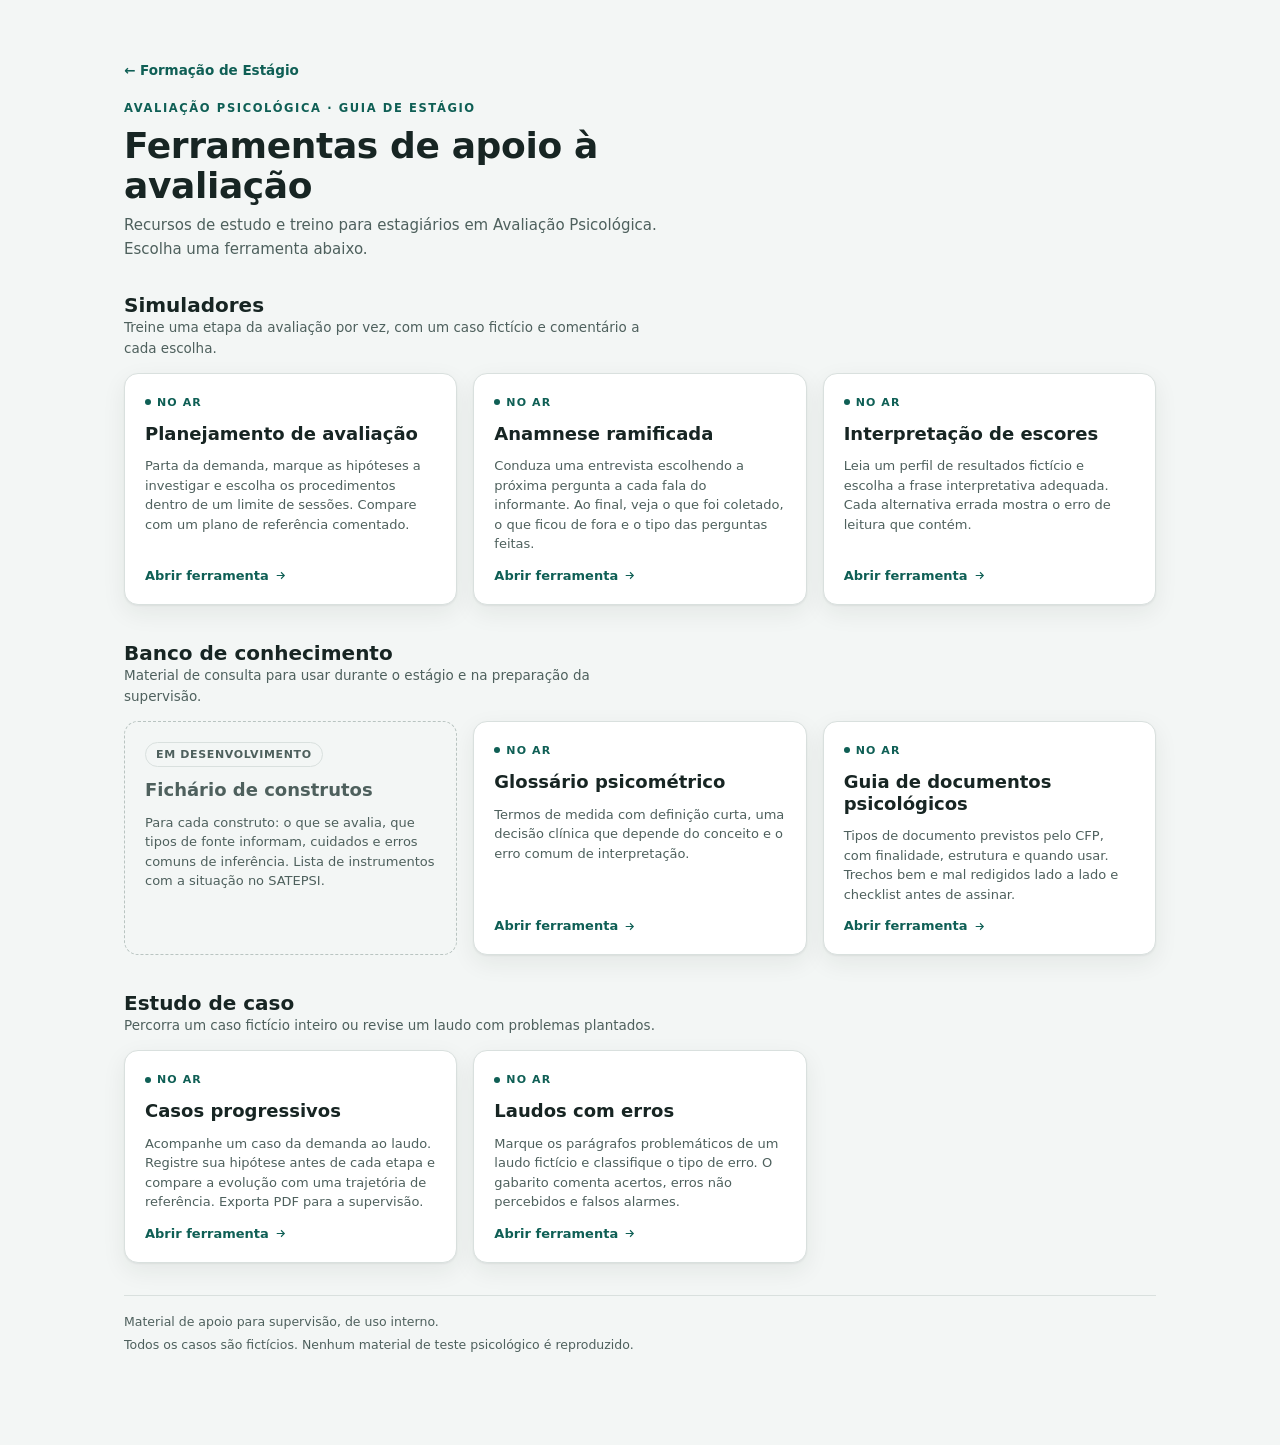
<file: index.html>
<!DOCTYPE html>
<html lang="pt-BR">
<head>
<meta charset="UTF-8">
<meta name="viewport" content="width=device-width, initial-scale=1.0">
<title>Ferramentas de Avaliação Psicológica</title>
<link rel="stylesheet" href="assets/css/base.css">
</head>
<body>
<a class="pular" href="#conteudo">Ir para o conteúdo</a>
<div class="app">
  <header id="cabecalho"></header>
  <main id="conteudo" aria-live="polite">
    <noscript><p class="aviso erro">Esta página precisa de JavaScript para carregar as ferramentas.</p></noscript>
  </main>
  <footer id="rodape"></footer>
</div>
<script src="assets/js/comum.js"></script>
<script src="assets/js/inicio.js"></script>
</body>
</html>
</file>
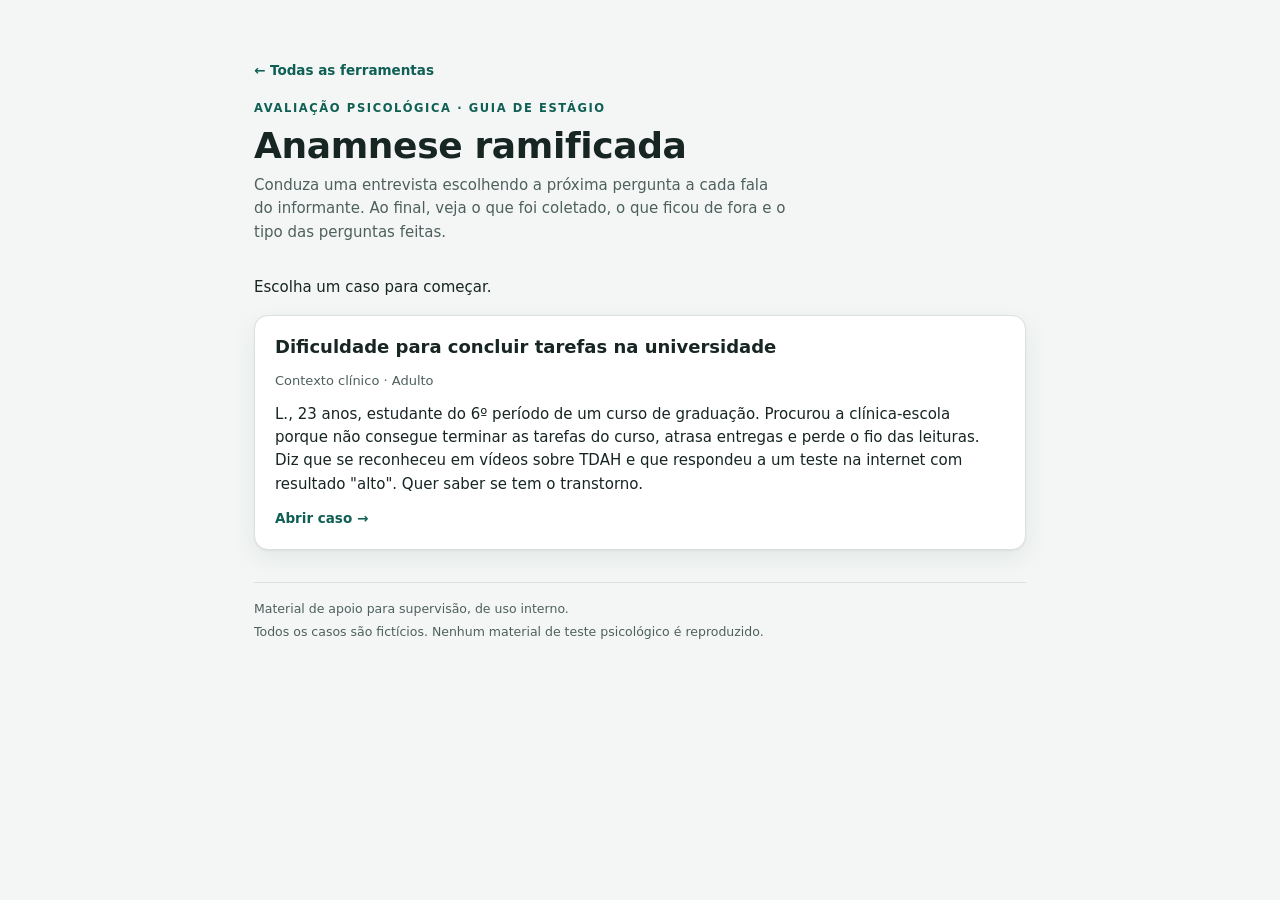
<file: ferramentas/anamnese.html>
<!DOCTYPE html>
<html lang="pt-BR">
<head>
<meta charset="UTF-8">
<meta name="viewport" content="width=device-width, initial-scale=1.0">
<title>Anamnese ramificada</title>
<link rel="stylesheet" href="../assets/css/base.css">
</head>
<body data-ferramenta="anamnese">
<a class="pular" href="#conteudo">Ir para o conteúdo</a>
<div class="app estreito">
  <header id="cabecalho"></header>
  <main id="conteudo">
    <noscript><p class="aviso erro">Esta página precisa de JavaScript para funcionar.</p></noscript>
  </main>
  <footer id="rodape"></footer>
</div>
<script src="../assets/js/comum.js"></script>
<script src="../assets/js/glossario-links.js"></script>
<script src="../assets/js/caso-comum.js"></script>
<script src="../assets/js/anamnese.js"></script>
</body>
</html>
</file>
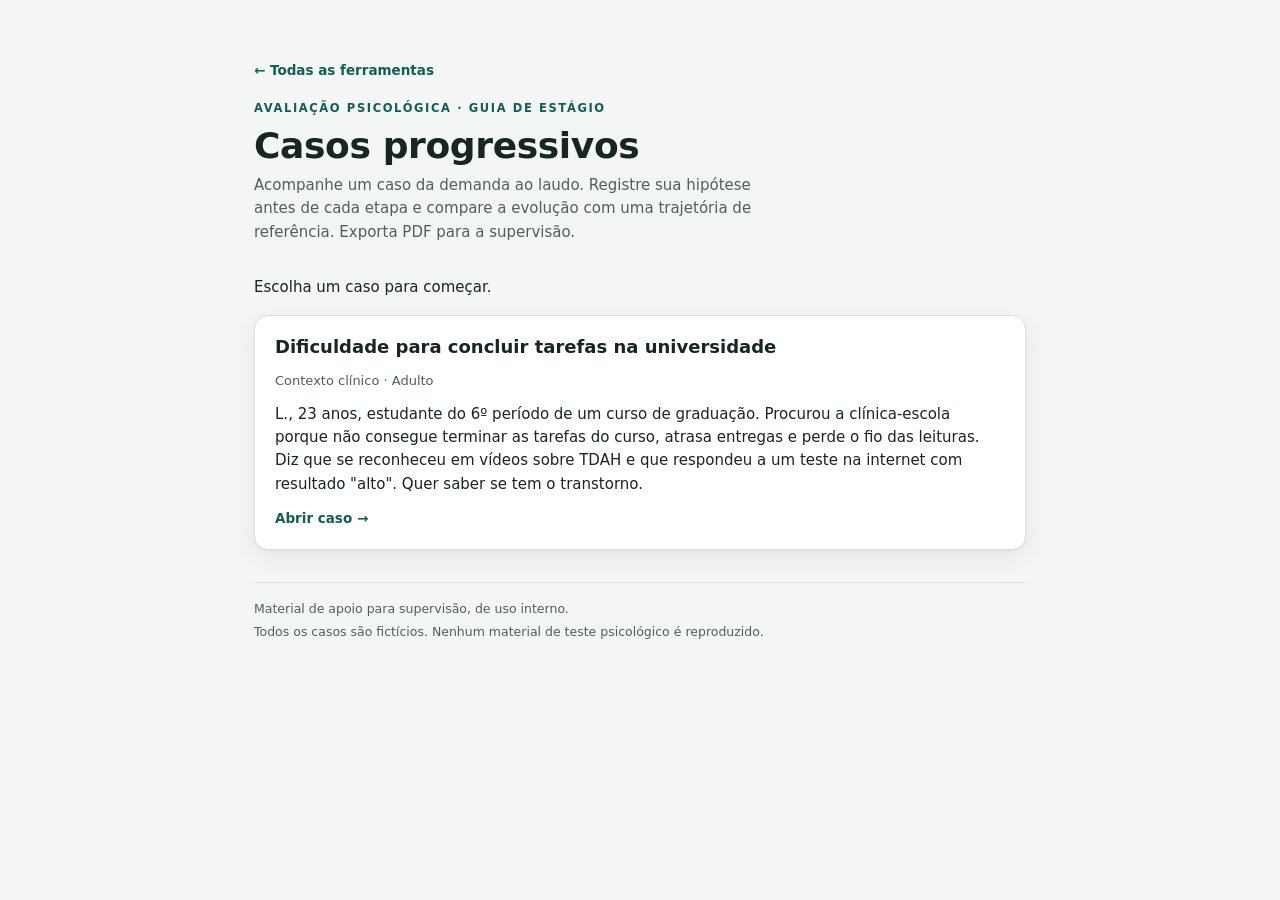
<file: ferramentas/caso.html>
<!DOCTYPE html>
<html lang="pt-BR">
<head>
<meta charset="UTF-8">
<meta name="viewport" content="width=device-width, initial-scale=1.0">
<title>Casos progressivos</title>
<link rel="stylesheet" href="../assets/css/base.css">
</head>
<body data-ferramenta="caso">
<a class="pular" href="#conteudo">Ir para o conteúdo</a>
<div class="app estreito">
  <header id="cabecalho"></header>
  <main id="conteudo">
    <noscript><p class="aviso erro">Esta página precisa de JavaScript para funcionar.</p></noscript>
  </main>
  <footer id="rodape"></footer>
</div>
<script src="../assets/js/comum.js"></script>
<script src="../assets/js/glossario-links.js"></script>
<script src="../assets/js/caso-comum.js"></script>
<script src="../assets/js/planejamento.js"></script>
<script src="../assets/js/anamnese.js"></script>
<script src="../assets/js/caso.js"></script>
</body>
</html>
</file>
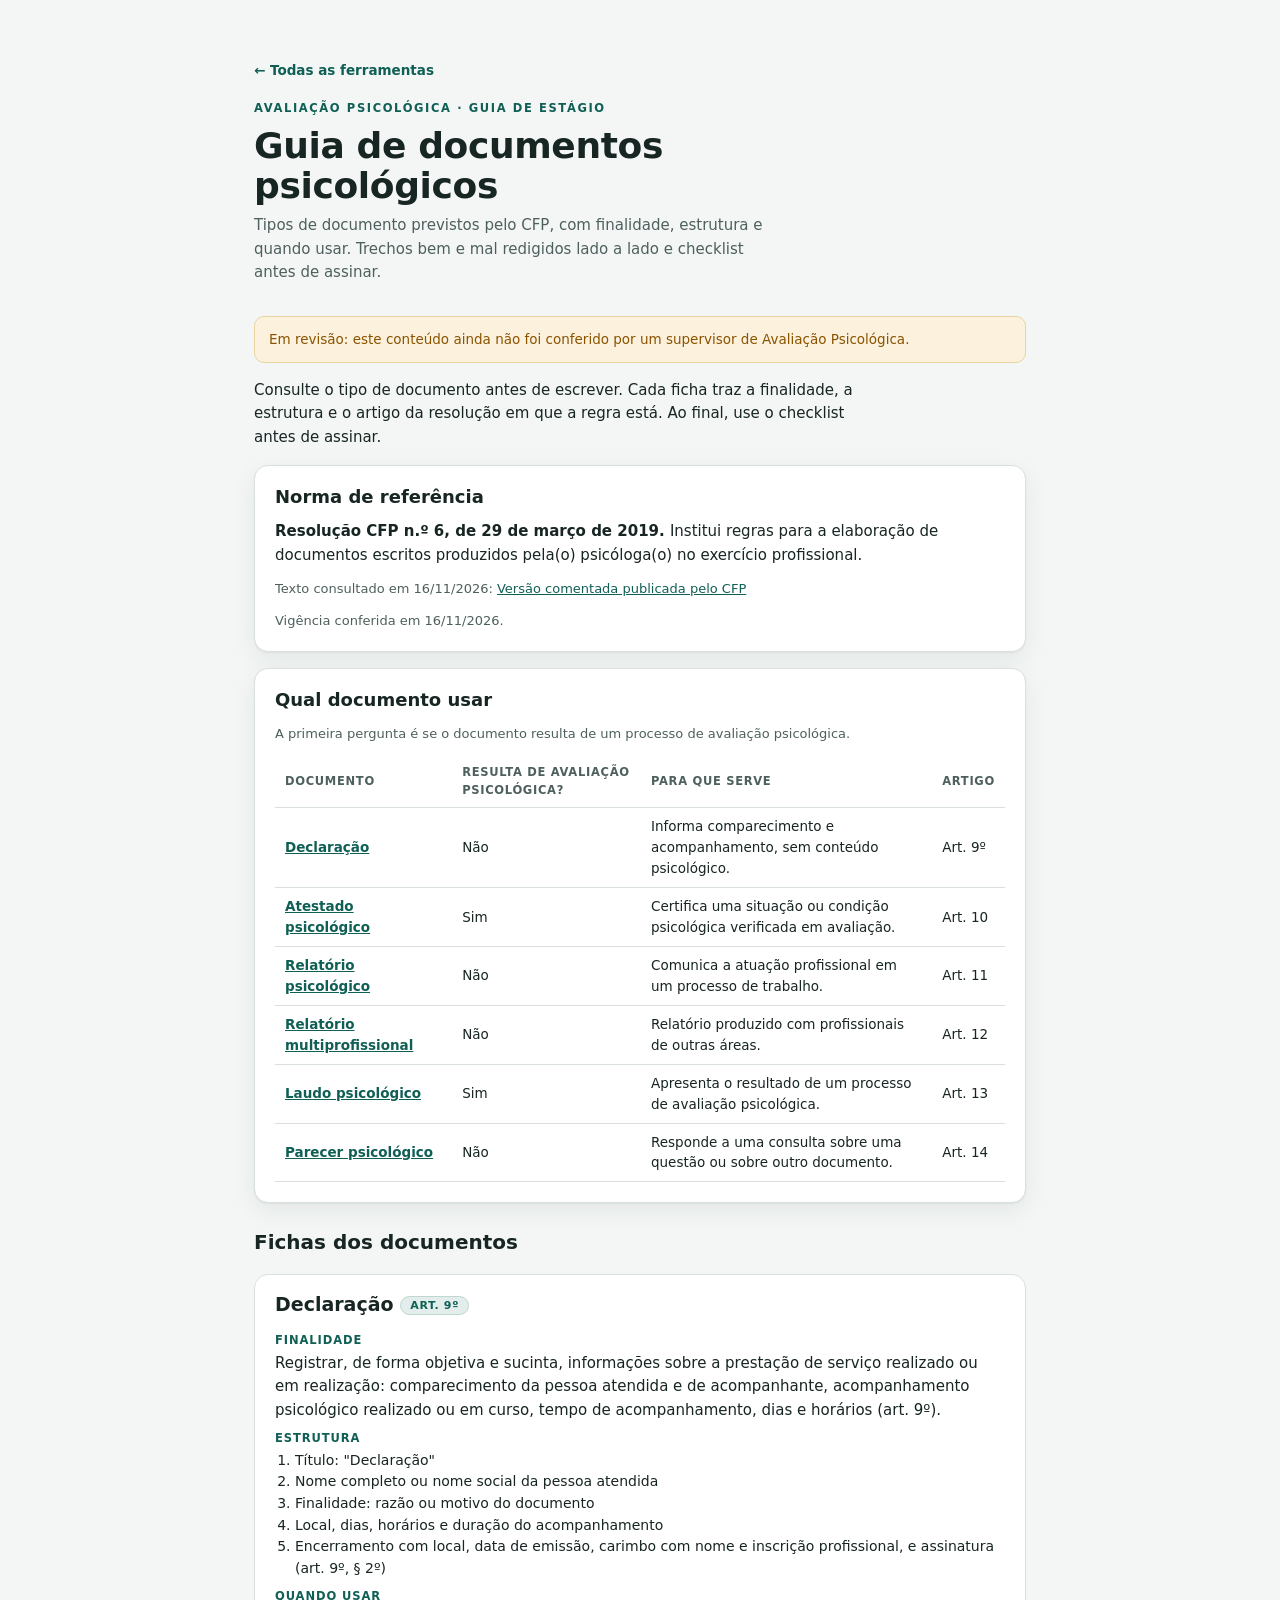
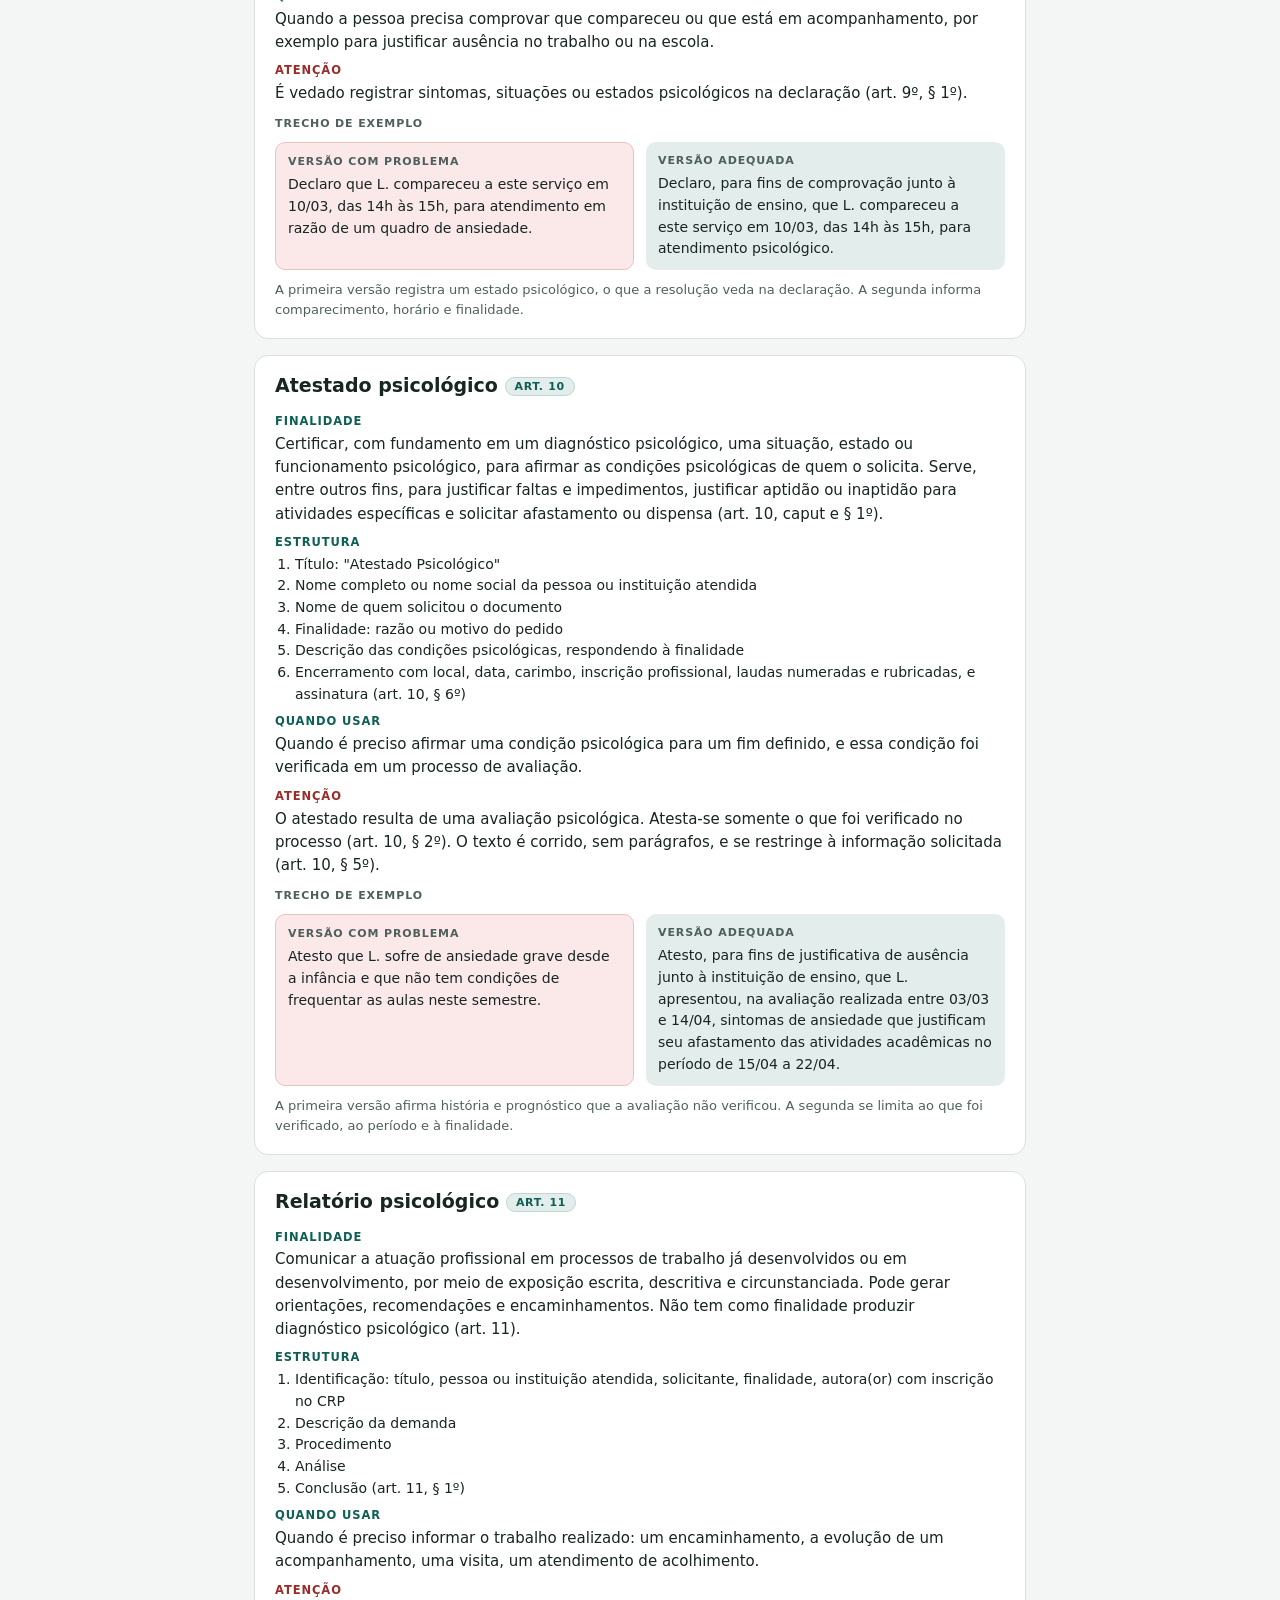
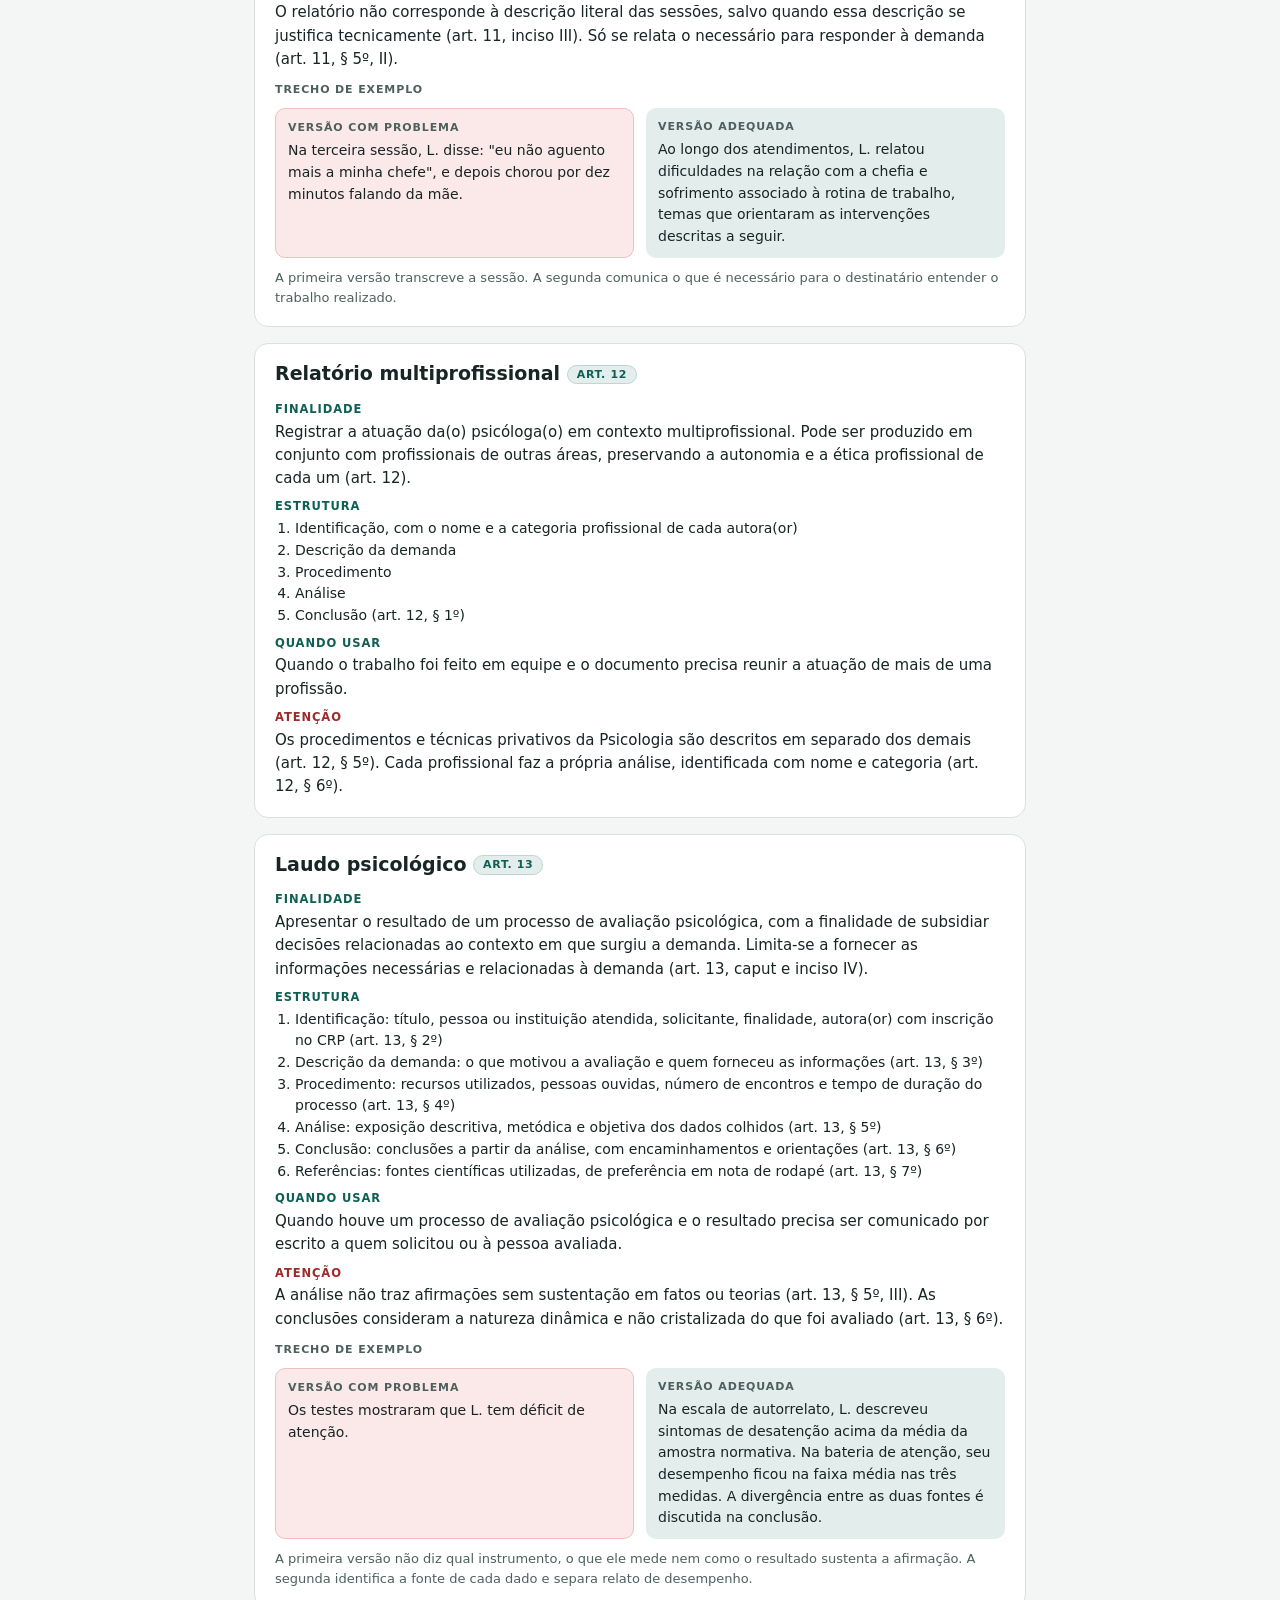
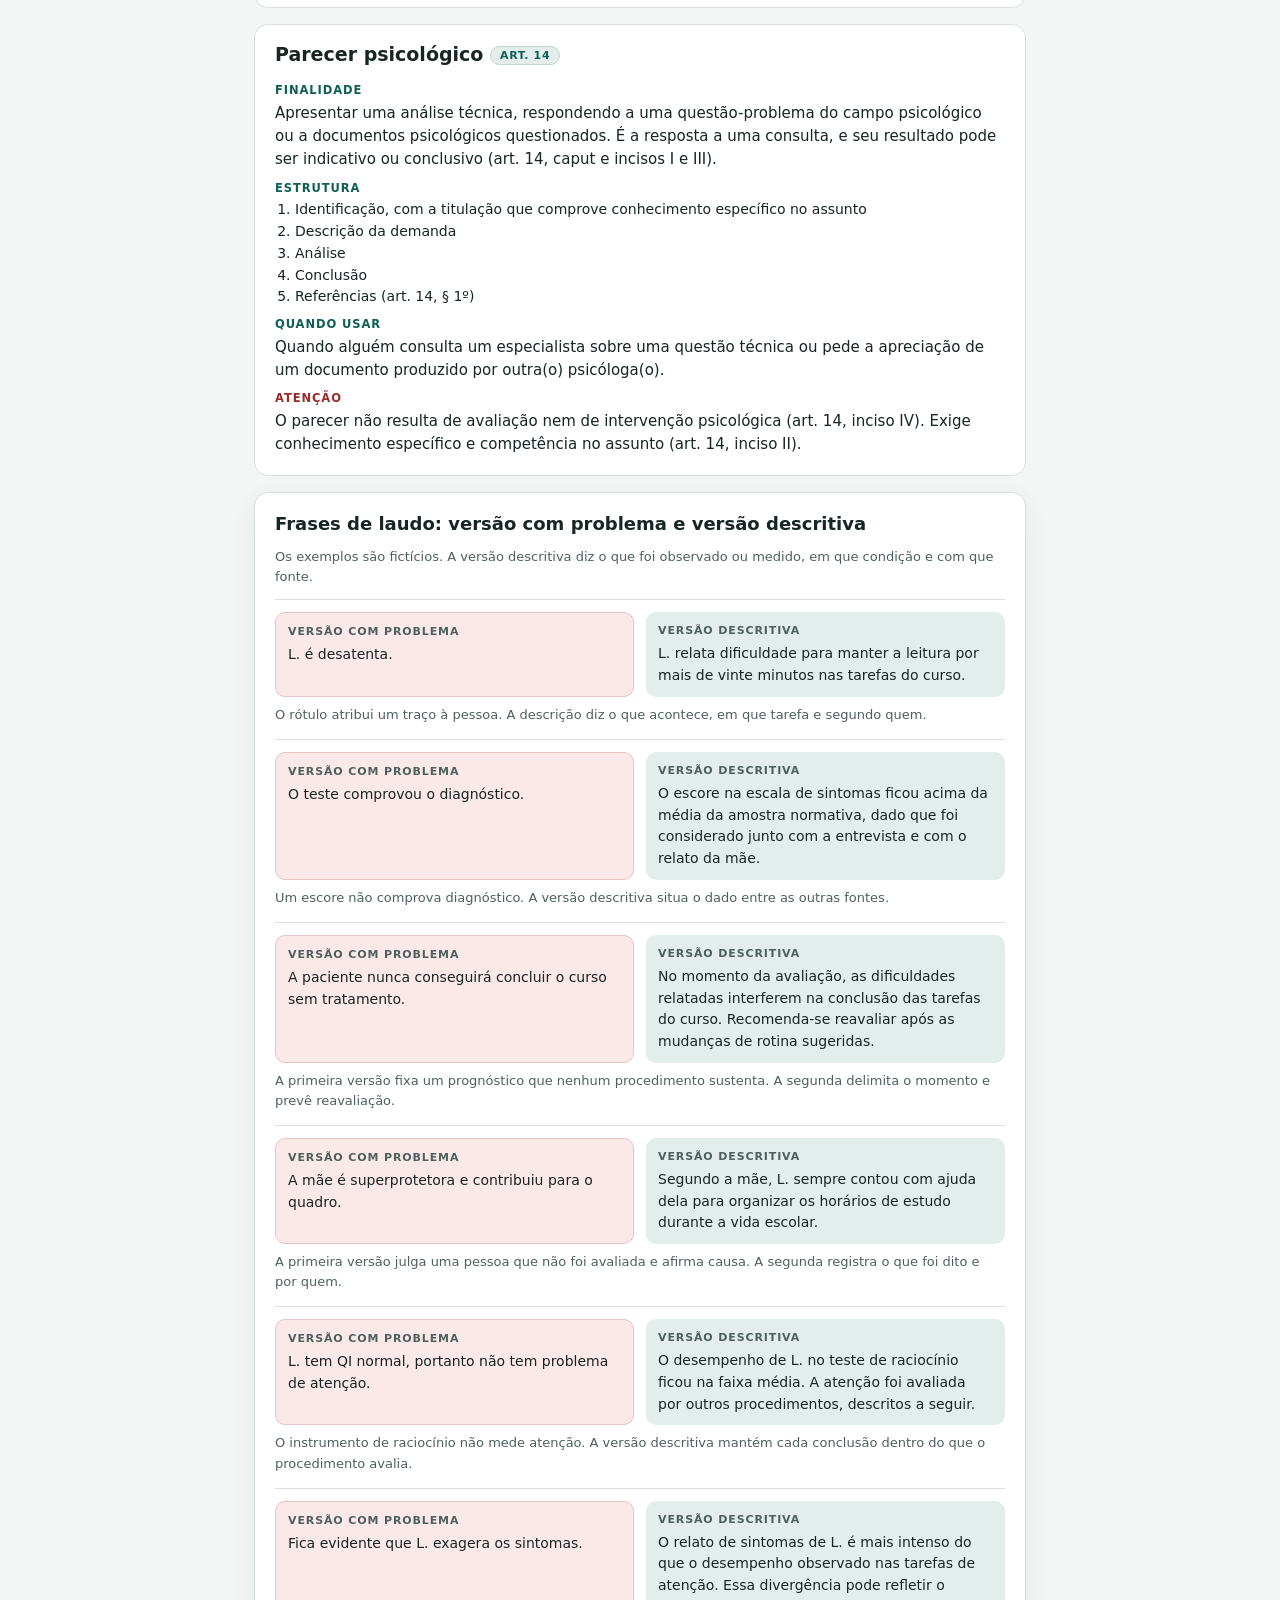
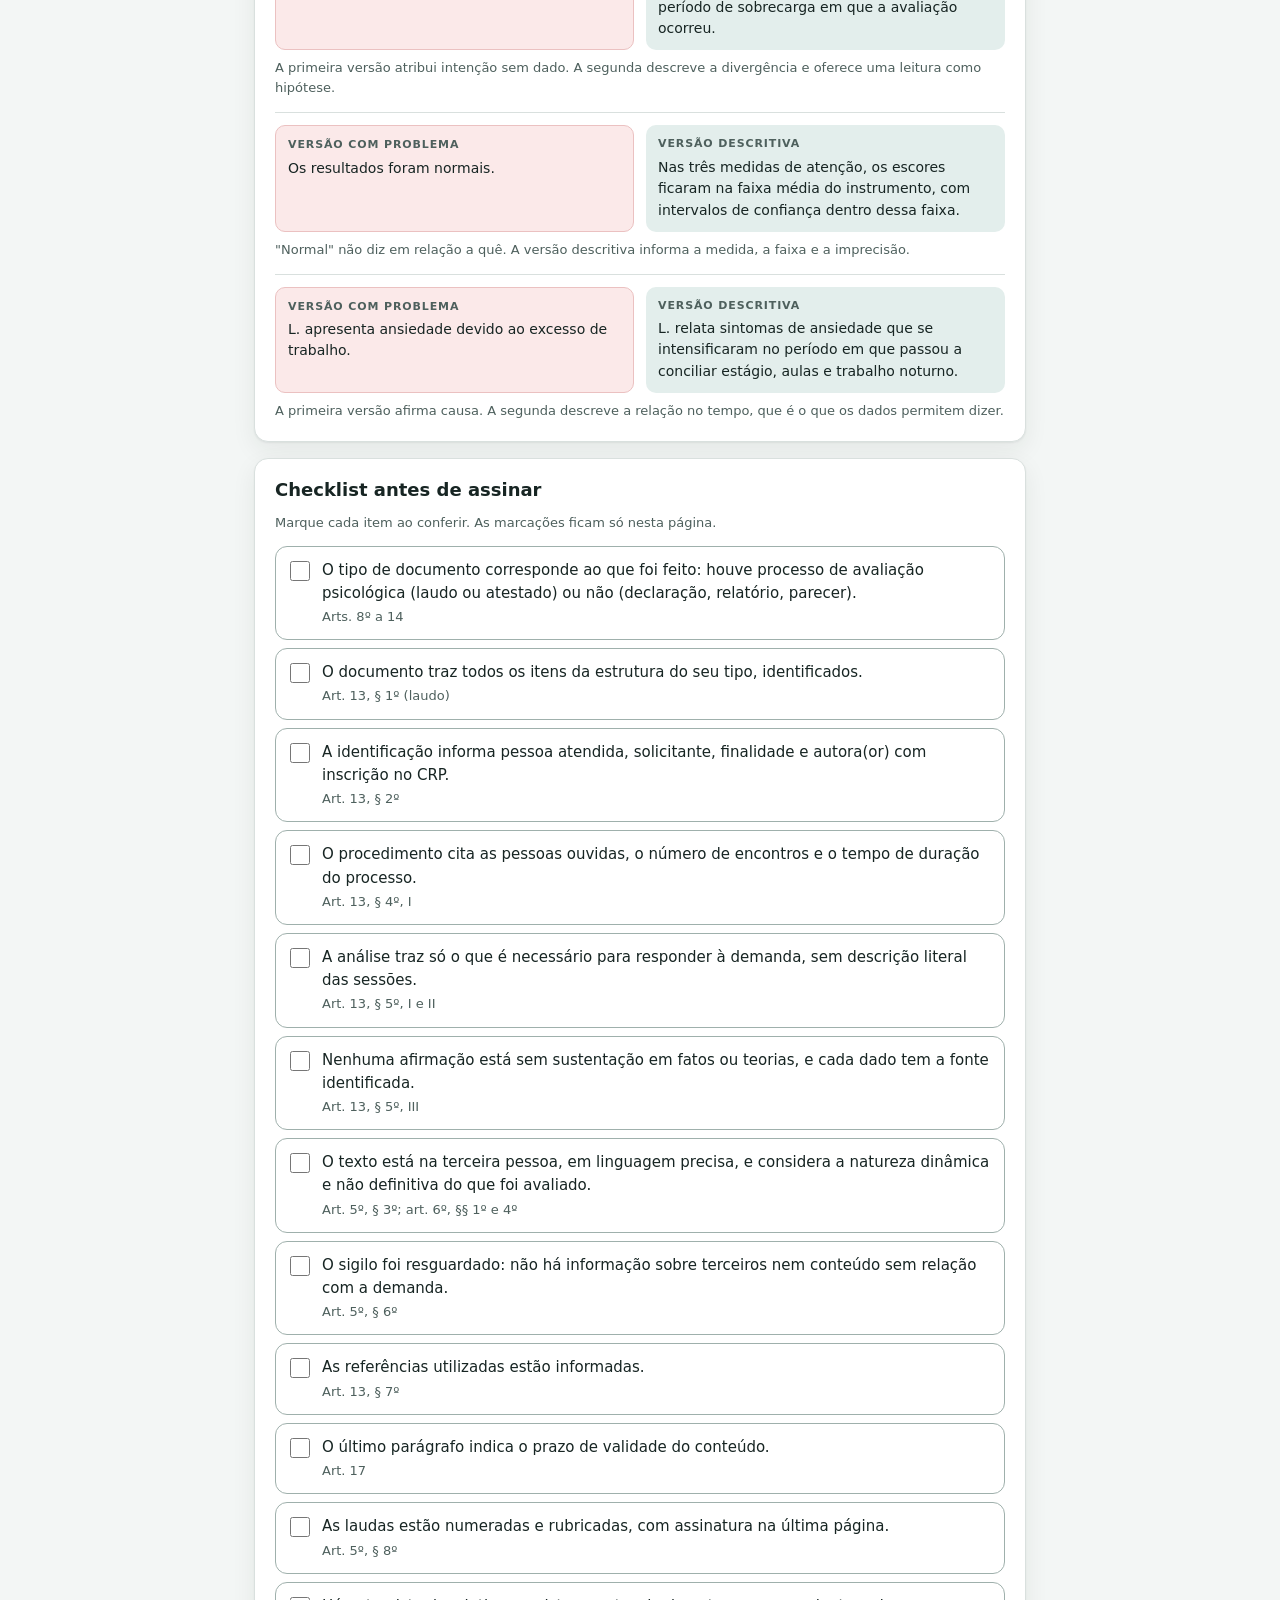
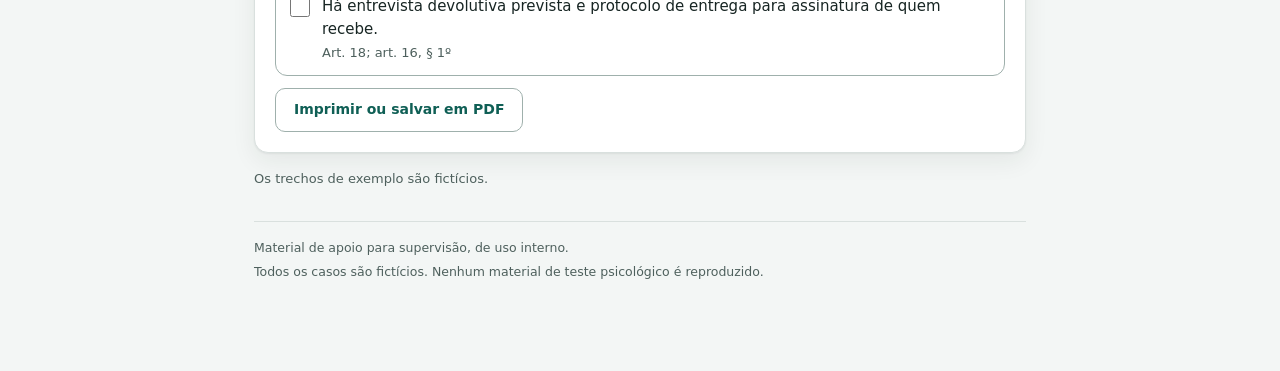
<file: ferramentas/documentos.html>
<!DOCTYPE html>
<html lang="pt-BR">
<head>
<meta charset="UTF-8">
<meta name="viewport" content="width=device-width, initial-scale=1.0">
<title>Guia de documentos psicológicos</title>
<link rel="stylesheet" href="../assets/css/base.css">
</head>
<body data-ferramenta="documentos">
<a class="pular" href="#conteudo">Ir para o conteúdo</a>
<div class="app estreito">
  <header id="cabecalho"></header>
  <main id="conteudo">
    <noscript><p class="aviso erro">Esta página precisa de JavaScript para funcionar.</p></noscript>
  </main>
  <footer id="rodape"></footer>
</div>
<script src="../assets/js/comum.js"></script>
<script src="../assets/js/documentos.js"></script>
</body>
</html>
</file>
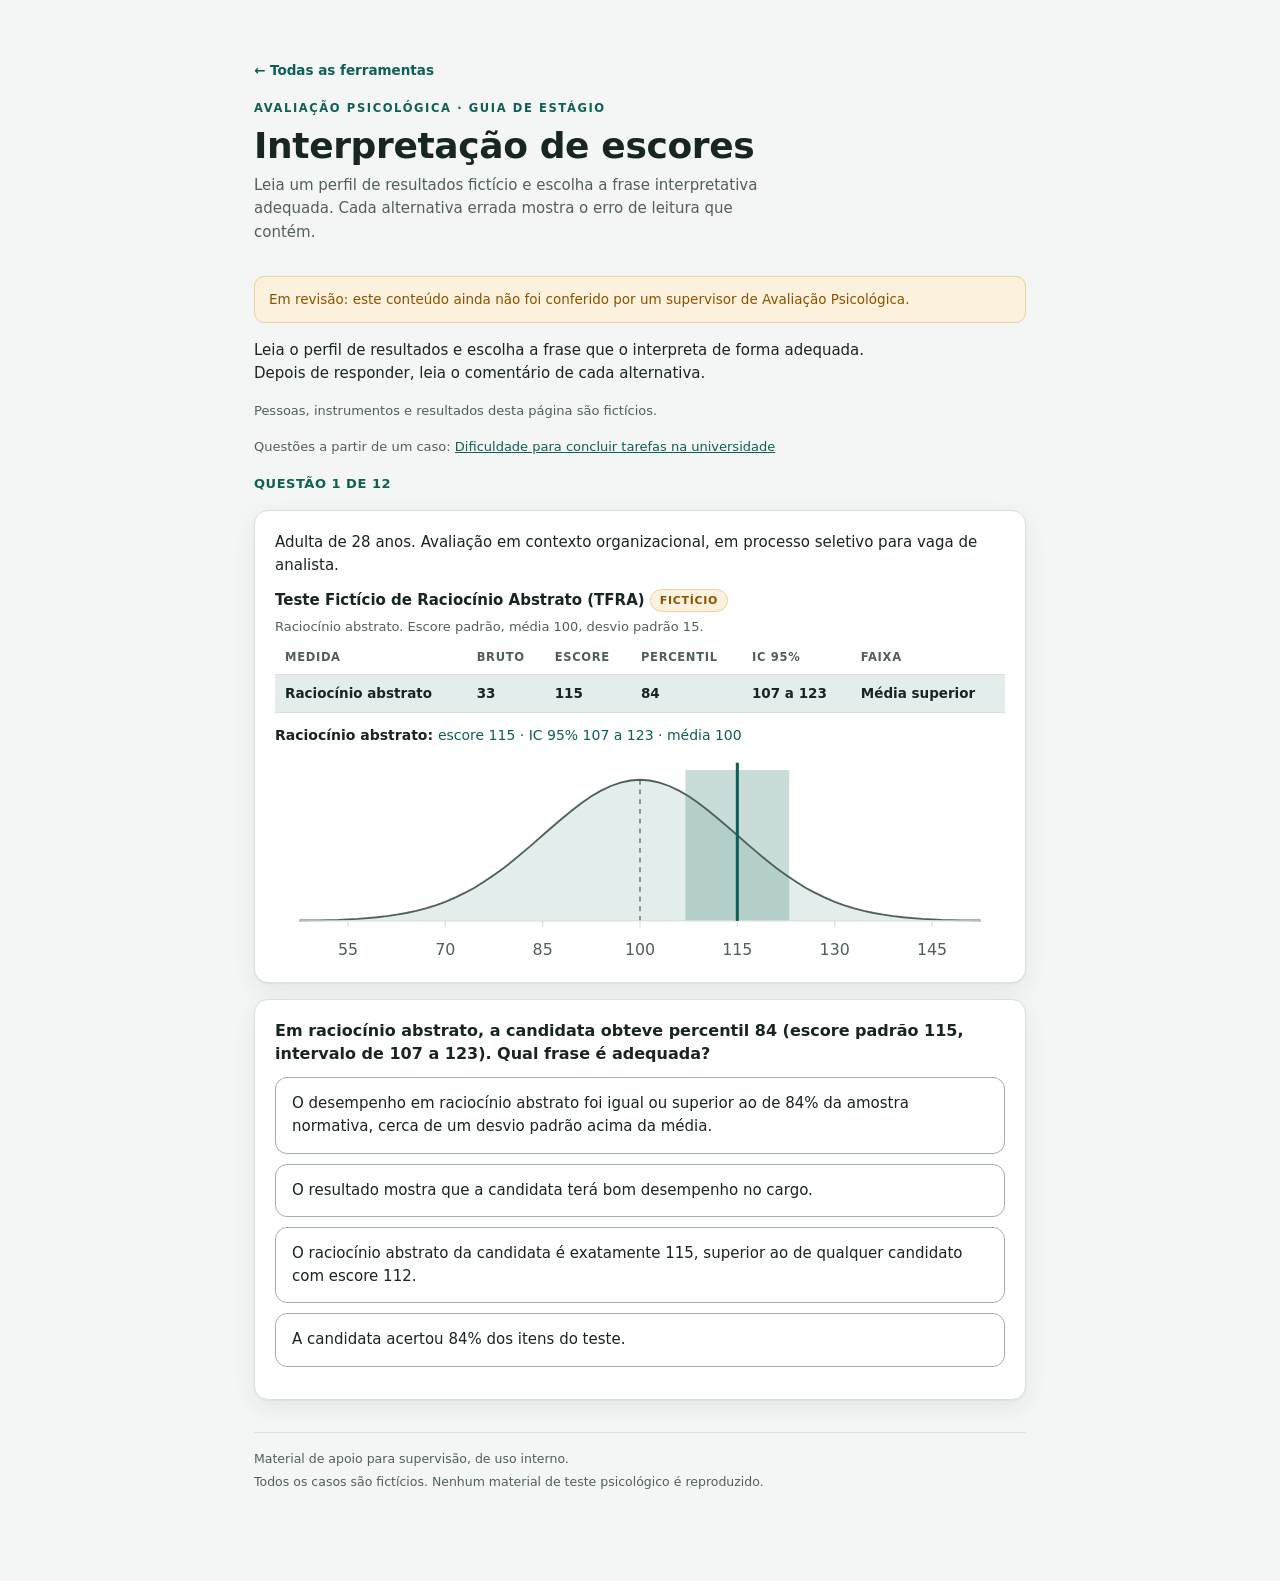
<file: ferramentas/escores.html>
<!DOCTYPE html>
<html lang="pt-BR">
<head>
<meta charset="UTF-8">
<meta name="viewport" content="width=device-width, initial-scale=1.0">
<title>Interpretação de escores</title>
<link rel="stylesheet" href="../assets/css/base.css">
</head>
<body>
<a class="pular" href="#conteudo">Ir para o conteúdo</a>
<div class="app estreito">
  <header id="cabecalho"></header>
  <main id="conteudo">
    <noscript><p class="aviso erro">Esta página precisa de JavaScript para carregar as questões.</p></noscript>
  </main>
  <footer id="rodape"></footer>
</div>
<script src="../assets/js/comum.js"></script>
<script src="../assets/js/glossario-links.js"></script>
<script src="../assets/js/escores.js"></script>
</body>
</html>
</file>
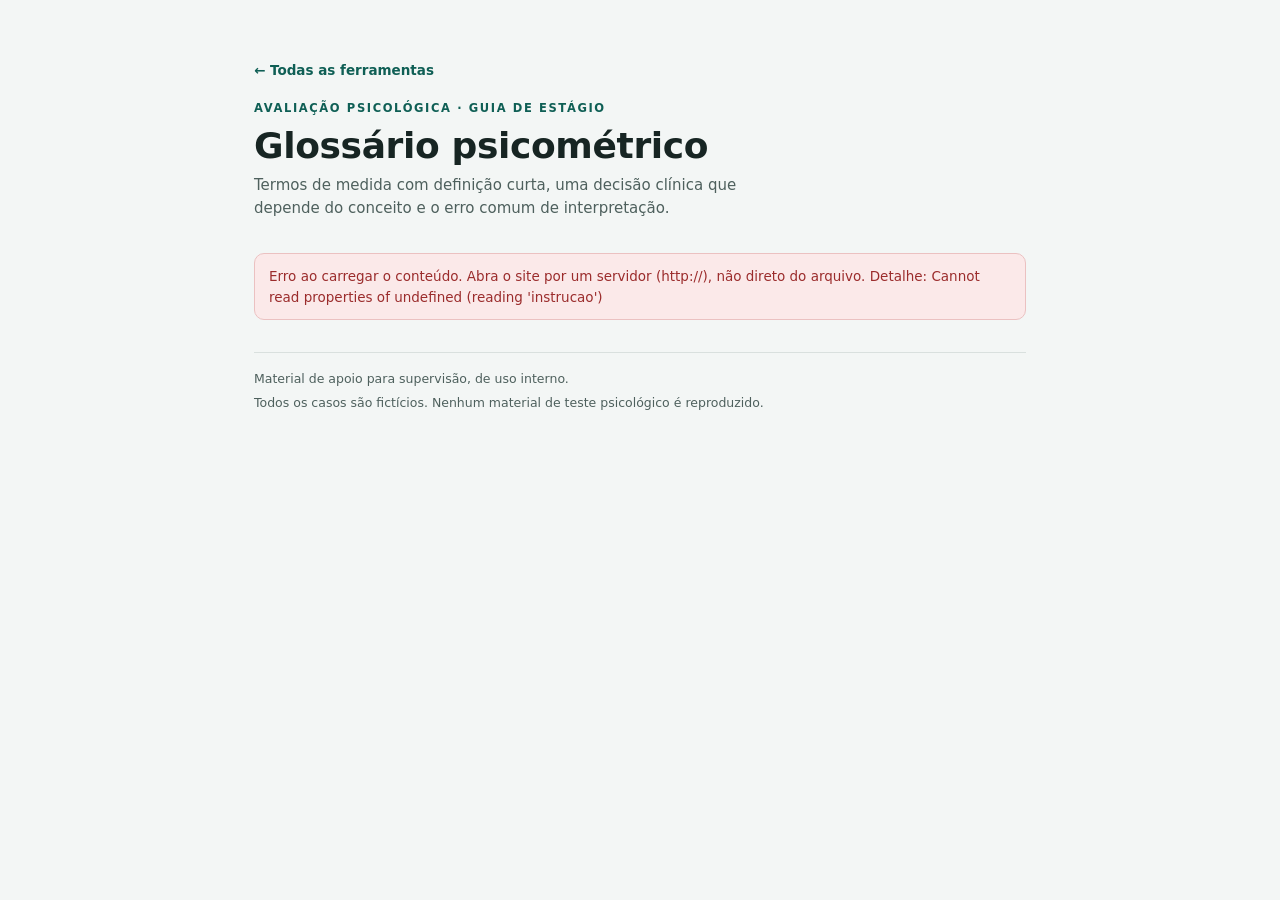
<file: ferramentas/glossario.html>
<!DOCTYPE html>
<html lang="pt-BR">
<head>
<meta charset="UTF-8">
<meta name="viewport" content="width=device-width, initial-scale=1.0">
<title>Glossário psicométrico</title>
<link rel="stylesheet" href="../assets/css/base.css">
</head>
<body>
<a class="pular" href="#conteudo">Ir para o conteúdo</a>
<div class="app estreito">
  <header id="cabecalho"></header>
  <main id="conteudo">
    <noscript><p class="aviso erro">Esta página precisa de JavaScript para carregar o glossário.</p></noscript>
  </main>
  <footer id="rodape"></footer>
</div>
<script src="../assets/js/comum.js"></script>
<script src="../assets/js/glossario.js"></script>
</body>
</html>
</file>
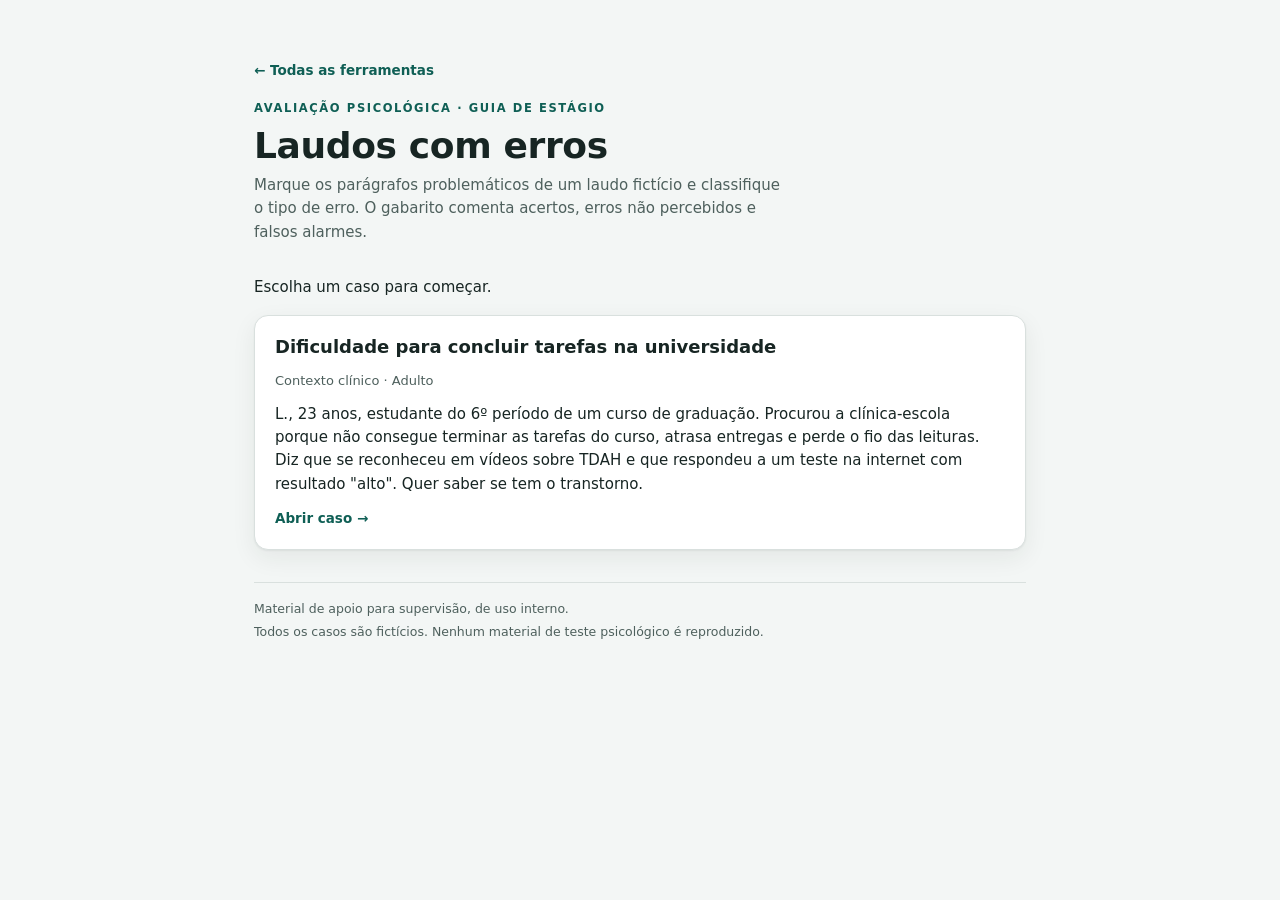
<file: ferramentas/laudo.html>
<!DOCTYPE html>
<html lang="pt-BR">
<head>
<meta charset="UTF-8">
<meta name="viewport" content="width=device-width, initial-scale=1.0">
<title>Laudos com erros</title>
<link rel="stylesheet" href="../assets/css/base.css">
</head>
<body data-ferramenta="laudo">
<a class="pular" href="#conteudo">Ir para o conteúdo</a>
<div class="app estreito">
  <header id="cabecalho"></header>
  <main id="conteudo">
    <noscript><p class="aviso erro">Esta página precisa de JavaScript para funcionar.</p></noscript>
  </main>
  <footer id="rodape"></footer>
</div>
<script src="../assets/js/comum.js"></script>
<script src="../assets/js/glossario-links.js"></script>
<script src="../assets/js/caso-comum.js"></script>
<script src="../assets/js/laudo.js"></script>
</body>
</html>
</file>
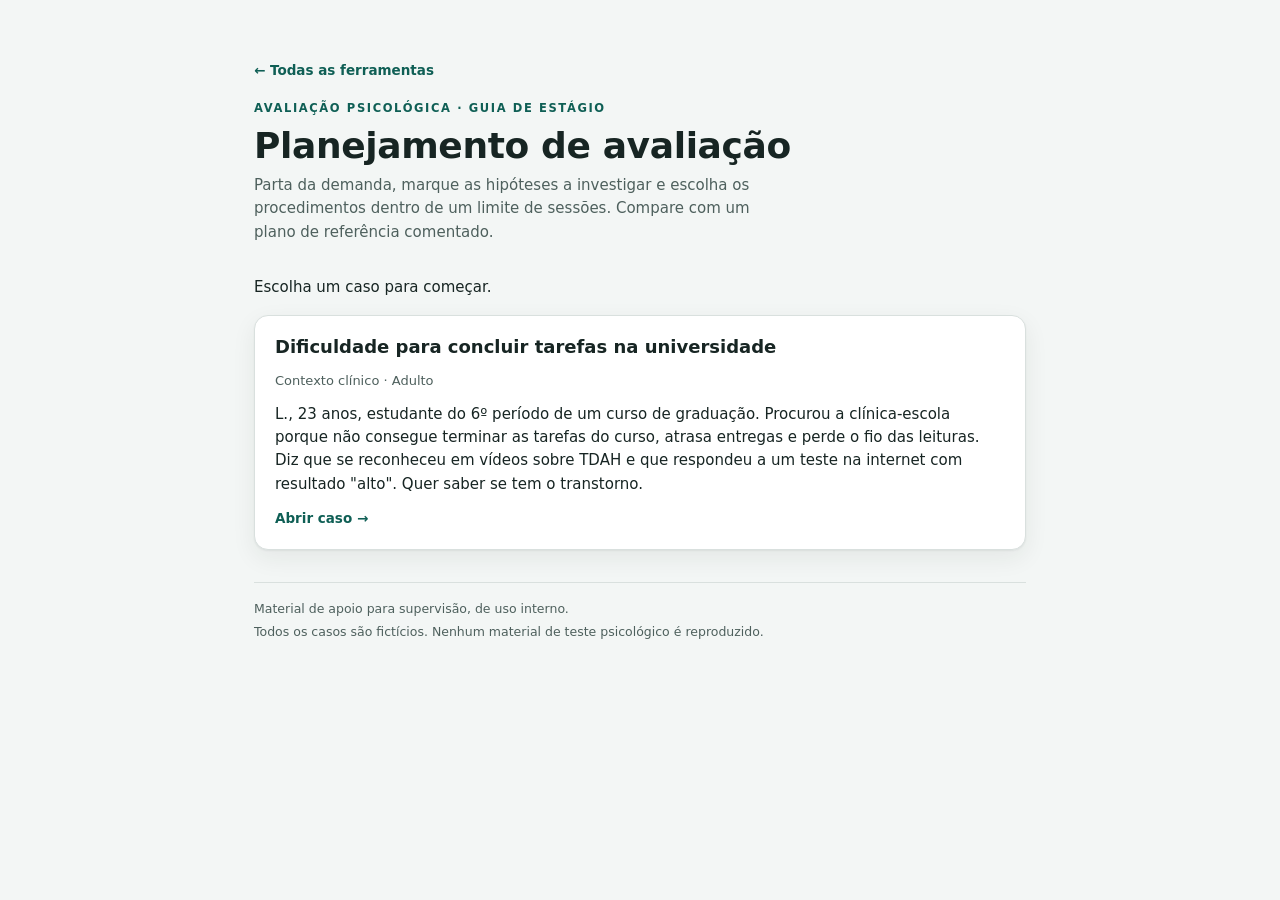
<file: ferramentas/planejamento.html>
<!DOCTYPE html>
<html lang="pt-BR">
<head>
<meta charset="UTF-8">
<meta name="viewport" content="width=device-width, initial-scale=1.0">
<title>Planejamento de avaliação</title>
<link rel="stylesheet" href="../assets/css/base.css">
</head>
<body data-ferramenta="planejamento">
<a class="pular" href="#conteudo">Ir para o conteúdo</a>
<div class="app estreito">
  <header id="cabecalho"></header>
  <main id="conteudo">
    <noscript><p class="aviso erro">Esta página precisa de JavaScript para funcionar.</p></noscript>
  </main>
  <footer id="rodape"></footer>
</div>
<script src="../assets/js/comum.js"></script>
<script src="../assets/js/glossario-links.js"></script>
<script src="../assets/js/caso-comum.js"></script>
<script src="../assets/js/planejamento.js"></script>
</body>
</html>
</file>
<file: assets/css/base.css>
/* Estilo base do guia de Avaliação Psicológica.
   Paleta e formas herdadas do guia de TCC. Fontes do sistema (sem CDN). */

:root{
  --paper:#F3F6F5;
  --card:#FFFFFF;
  --ink:#172523;
  --ink-soft:#4E605D;
  --teal:#0F5F55;
  --teal-soft:#E3EEEC;
  --line:#D9E0DE;
  --alerta:#8A5300;
  --alerta-soft:#FBF1DC;
  --erro:#9B2C2C;
  --erro-soft:#FBE9E9;
  --radius:14px;
  --shadow:0 1px 2px rgba(23,37,35,.06),0 8px 24px rgba(23,37,35,.07);
  --font-display:"Avenir Next","Segoe UI Variable Display","Segoe UI",system-ui,-apple-system,Roboto,"Helvetica Neue",Arial,sans-serif;
  --font-body:system-ui,-apple-system,"Segoe UI",Roboto,"Helvetica Neue",Arial,sans-serif;
}

*{box-sizing:border-box;margin:0;padding:0}

body{
  font-family:var(--font-body);
  background:var(--paper);
  color:var(--ink);
  font-size:15px;
  line-height:1.55;
}

a{color:var(--teal)}
:focus-visible{outline:3px solid var(--teal);outline-offset:2px;border-radius:4px}

.pular{
  position:absolute;left:-9999px;top:8px;
  background:var(--card);padding:8px 14px;border-radius:8px;font-weight:600;
}
.pular:focus{left:8px;z-index:10}

.app{
  max-width:1080px;
  margin:0 auto;
  padding:48px 24px 90px;
  min-height:100vh;
  display:flex;
  flex-direction:column;
  gap:32px;
}

/* ======= Cabeçalho ======= */
.top{display:flex;flex-direction:column;gap:8px;max-width:62ch}
.eyebrow{
  font-size:11.5px;letter-spacing:.14em;text-transform:uppercase;
  color:var(--teal);font-weight:600;
}
.voltar{font-size:13.5px;font-weight:600;text-decoration:none;display:inline-flex;align-items:center;min-height:44px;align-self:flex-start}
.voltar:hover{text-decoration:underline}
h1{
  font-family:var(--font-display);
  font-weight:700;font-size:clamp(26px,3.4vw,36px);
  line-height:1.12;letter-spacing:-.01em;
}
.subtitle{color:var(--ink-soft);max-width:56ch}

/* ======= Grupos e cartões ======= */
main{display:flex;flex-direction:column;gap:36px}
.grupo{display:flex;flex-direction:column;gap:14px}
.grupo-cabecalho h2{
  font-family:var(--font-display);font-weight:600;font-size:20px;line-height:1.2;
}
.grupo-cabecalho p{color:var(--ink-soft);font-size:13.5px;max-width:62ch}

.grid{
  list-style:none;
  display:grid;
  grid-template-columns:repeat(auto-fill,minmax(250px,1fr));
  gap:16px;
}
.grid > li{display:flex}

.tool{
  flex:1;
  background:var(--card);
  border:1px solid var(--line);
  border-radius:var(--radius);
  box-shadow:var(--shadow);
  padding:20px 20px 18px;
  display:flex;flex-direction:column;gap:12px;
  min-height:190px;
  transition:transform .15s,border-color .15s;
  text-decoration:none;color:inherit;
}
a.tool:hover{transform:translateY(-3px);border-color:#BFCBC8}
.tool .tag{
  font-size:11px;letter-spacing:.1em;text-transform:uppercase;
  font-weight:700;color:var(--teal);
  display:flex;align-items:center;gap:6px;
}
.tool .tag .dot{width:6px;height:6px;border-radius:50%;background:var(--teal)}
.tool h3{
  font-family:var(--font-display);font-weight:600;
  font-size:18px;line-height:1.2;
}
.tool p{font-size:13px;color:var(--ink-soft);line-height:1.5;flex:1}
.tool .foot{
  font-size:13px;font-weight:600;color:var(--teal);
  display:flex;align-items:center;gap:5px;
}
.tool .foot svg{width:13px;height:13px;stroke:var(--teal);transition:transform .15s}
a.tool:hover .foot svg{transform:translateX(3px)}

.tool.disabled{
  background:transparent;box-shadow:none;
  border:1.5px dashed #B9C4C1;
}
.tool.disabled h3{color:var(--ink-soft)}
.badge-soon{
  align-self:flex-start;
  font-size:11px;font-weight:700;letter-spacing:.06em;text-transform:uppercase;
  color:var(--ink-soft);background:var(--paper);
  border:1px solid var(--line);border-radius:99px;
  padding:3px 10px;
}

/* ======= Avisos ======= */
.aviso{
  border-radius:10px;padding:12px 14px;font-size:13.5px;
  border:1px solid var(--line);background:var(--teal-soft);
}
.aviso.revisao{background:var(--alerta-soft);border-color:#E9D3A0;color:var(--alerta)}
.aviso.erro{background:var(--erro-soft);border-color:#EBC1C1;color:var(--erro)}

/* ======= Rodapé ======= */
.note{
  font-size:12.5px;color:var(--ink-soft);
  border-top:1px solid var(--line);padding-top:16px;
  display:flex;flex-direction:column;gap:4px;
}

/* ======= Páginas de ferramenta ======= */
.app.estreito{max-width:820px}
.app.estreito main{gap:16px}
.instrucao{font-size:15px;max-width:66ch}
.contagem{font-size:13px;color:var(--ink-soft)}

.barra{display:flex;gap:12px;align-items:flex-end;flex-wrap:wrap}
.campo{display:flex;flex-direction:column;gap:4px;flex:1;min-width:220px}
.campo label{font-size:13px;font-weight:600}
input[type=search]{
  font:inherit;padding:10px 12px;min-height:44px;
  border:1px solid #9FB0AC;border-radius:10px;background:var(--card);color:var(--ink);
}

.botao{
  font:inherit;font-weight:600;font-size:14px;
  min-height:44px;padding:10px 18px;border-radius:10px;cursor:pointer;
  background:var(--teal);color:#fff;border:1px solid var(--teal);
}
.botao:hover{background:#0B4A42}
.botao.secundario{background:var(--card);color:var(--teal);border-color:#9FB0AC}
.botao.secundario:hover{background:var(--teal-soft)}
.acoes{display:flex;gap:12px;flex-wrap:wrap;align-items:center}

.cartao{
  background:var(--card);border:1px solid var(--line);border-radius:var(--radius);
  box-shadow:var(--shadow);padding:20px;
  display:flex;flex-direction:column;gap:12px;
}
.cartao h2{font-family:var(--font-display);font-weight:600;font-size:18px;line-height:1.25}
.etiqueta{
  display:inline-block;font-size:11px;font-weight:700;letter-spacing:.06em;text-transform:uppercase;
  color:var(--alerta);background:var(--alerta-soft);border:1px solid #E9D3A0;
  border-radius:99px;padding:2px 9px;vertical-align:middle;
}
.meta{font-size:13px;color:var(--ink-soft)}

/* ======= Glossário ======= */
.termo-ficha{
  background:var(--card);border:1px solid var(--line);border-radius:var(--radius);
  padding:18px 20px;display:flex;flex-direction:column;gap:10px;
  scroll-margin-top:16px;
}
.termo-ficha:target{border-color:var(--teal);box-shadow:0 0 0 3px var(--teal-soft)}
.termo-ficha h2{font-family:var(--font-display);font-weight:600;font-size:19px;line-height:1.2}
.termo-ficha h2 a{color:inherit;text-decoration:none}
.termo-ficha h2 a:hover{text-decoration:underline}
.termo-ficha dl{display:flex;flex-direction:column;gap:2px}
.termo-ficha dt{
  font-size:11.5px;font-weight:700;letter-spacing:.08em;text-transform:uppercase;
  color:var(--teal);margin-top:6px;
}
.termo-ficha dt.dt-erro{color:var(--erro)}
.relacionados{font-size:13.5px;color:var(--ink-soft);display:flex;flex-wrap:wrap;gap:8px;align-items:center}
.relacionados a{
  display:inline-flex;align-items:center;min-height:40px;padding:4px 14px;
  border:1px solid #9FB0AC;border-radius:99px;background:var(--card);
  text-decoration:none;font-weight:600;
}
.relacionados a:hover{background:var(--teal-soft)}

/* ======= Termo do glossário dentro de outras páginas ======= */
.gl{position:relative;display:inline}
.gl-termo{
  font:inherit;color:inherit;background:none;border:0;padding:0;cursor:help;
  text-decoration:underline dotted var(--teal);text-underline-offset:3px;text-decoration-thickness:1.5px;
}
.gl-def{
  display:none;position:absolute;left:0;top:calc(100% + 6px);z-index:20;
  width:min(320px,80vw);
  background:var(--ink);color:#fff;border-radius:10px;padding:12px 14px;
  font-size:13px;line-height:1.45;font-weight:400;text-align:left;
  box-shadow:0 8px 24px rgba(23,37,35,.25);
  flex-direction:column;gap:6px;
}
.gl-def a{color:#9FE3D6;font-weight:600}
.gl-def strong{color:#fff !important}
.gl.aberto .gl-def{display:flex}
@media (hover:hover){.gl:hover .gl-def,.gl:focus-within .gl-def{display:flex}}

/* ======= Interpretação de escores ======= */
.progresso{font-size:13px;font-weight:600;color:var(--teal);letter-spacing:.04em;text-transform:uppercase}
.instrumentos{display:flex;flex-direction:column;gap:18px}
.instrumento{display:flex;flex-direction:column;gap:4px}
.tabela-rolagem{overflow-x:auto}
table.medidas{border-collapse:collapse;width:100%;font-size:13.5px}
table.medidas th,table.medidas td{padding:8px 10px;text-align:left;border-bottom:1px solid var(--line)}
table.medidas thead th{font-size:11.5px;letter-spacing:.06em;text-transform:uppercase;color:var(--ink-soft)}
table.medidas td.num{font-variant-numeric:tabular-nums;white-space:nowrap}
table.medidas tr.em-foco td,table.medidas tr.em-foco th{background:var(--teal-soft);font-weight:600}

.curva{width:100%;height:auto;display:block}
.curva .linha{fill:none;stroke:var(--ink-soft);stroke-width:1.5}
.curva .area{fill:var(--teal-soft)}
.curva .ic{fill:var(--teal);opacity:.22}
.curva .marca{stroke:var(--teal);stroke-width:2.5}
.curva .eixo{stroke:var(--line);stroke-width:1}
.curva .media{stroke:var(--ink-soft);stroke-width:1;stroke-dasharray:4 4}
.curva text{font-size:13px;fill:var(--ink-soft);font-family:var(--font-body)}
.curva-figura{display:flex;flex-direction:column;gap:6px}
.curva-figura figcaption{font-size:14px;color:var(--teal)}
.curva-figura figcaption strong{color:var(--ink)}

.enunciado{font-size:16px;font-weight:600;line-height:1.4}
.alternativas{list-style:none;display:flex;flex-direction:column;gap:10px}
.alt{
  width:100%;text-align:left;font:inherit;color:var(--ink);cursor:pointer;
  background:var(--card);border:1.5px solid #9FB0AC;border-radius:12px;
  padding:14px 16px;min-height:48px;
}
.alt:hover:not(:disabled){border-color:var(--teal);background:var(--teal-soft)}
.alt:disabled{cursor:default;opacity:1}
.alternativas li.respondida{
  border-radius:12px;border:1.5px solid var(--line);background:var(--card);
  padding:14px 16px;display:flex;flex-direction:column;gap:8px;
}
.alternativas li.respondida .alt{border:0;padding:0;min-height:0;background:none}
.alternativas li.certa{border-color:var(--teal);background:var(--teal-soft)}
.alternativas li.errada-escolhida{border-color:var(--erro);background:var(--erro-soft)}
.veredito{font-size:12px;font-weight:700;letter-spacing:.06em;text-transform:uppercase}
.certa .veredito{color:var(--teal)}
.errada-escolhida .veredito{color:var(--erro)}
.veredito.neutro{color:var(--ink-soft)}
.comentario{font-size:14px}
.erro-tipo{font-size:13.5px;color:var(--ink-soft)}
.erro-tipo strong{color:var(--ink)}

.resumo-lista{list-style:none;display:flex;flex-direction:column;gap:10px}
.resumo-lista li{border-top:1px solid var(--line);padding-top:10px;font-size:14px}
.placar{font-family:var(--font-display);font-size:28px;font-weight:700}
[hidden]{display:none !important}

/* ======= Ferramentas com caso (planejamento, anamnese, caso progressivo) ======= */
.area{display:flex;flex-direction:column;gap:16px}
.area:focus{outline:none}
fieldset.cartao{min-width:0}
fieldset.cartao legend{float:left;width:100%;padding:0}
fieldset.cartao legend + *{clear:both}
h3.grupo-comparacao{
  font-size:12px;font-weight:700;letter-spacing:.07em;text-transform:uppercase;
  color:var(--teal);margin-top:8px;
}
h3.grupo-comparacao.so_ref,h3.grupo-comparacao.so_seu{color:var(--alerta)}
.pares{display:flex;flex-direction:column;gap:2px}
.pares dt{font-size:11.5px;font-weight:700;letter-spacing:.08em;text-transform:uppercase;color:var(--teal);margin-top:6px}

.lista-casos{list-style:none;display:flex;flex-direction:column;gap:14px}
.caso-link{text-decoration:none;color:inherit}
.caso-link:hover{border-color:#BFCBC8}
.caso-link .abrir{font-size:13.5px;font-weight:600;color:var(--teal)}

.opcoes{display:flex;flex-direction:column;gap:8px}
.opcao{
  display:flex;gap:12px;align-items:flex-start;cursor:pointer;
  border:1.5px solid #9FB0AC;border-radius:12px;padding:12px 14px;min-height:48px;background:var(--card);
}
.opcao:hover{border-color:var(--teal)}
.opcao:has(input:checked){border-color:var(--teal);background:var(--teal-soft)}
.opcao input{width:20px;height:20px;margin-top:2px;flex:none;accent-color:var(--teal)}
.opcao-texto{display:flex;flex-direction:column;gap:2px}
.contador{font-weight:700;font-size:15px;color:var(--teal)}
.contador.excedeu{color:var(--erro)}

.cobertura{list-style:none;display:flex;flex-direction:column;gap:10px}
.cobertura > li{border:1px solid var(--line);border-radius:10px;padding:12px 14px;display:flex;flex-direction:column;gap:6px}
.cobertura > li.sem-fonte{border-color:#E9D3A0;background:var(--alerta-soft)}
.fontes{padding-left:20px;font-size:14px}
.alerta-texto{color:var(--alerta);font-weight:600;font-size:14px}

.conversa{display:flex;flex-direction:column;gap:10px}
.fala{max-width:88%;border-radius:12px;padding:10px 14px;display:flex;flex-direction:column;gap:2px}
.fala.informante{background:var(--paper);border:1px solid var(--line);align-self:flex-start}
.fala.estudante{background:var(--teal-soft);border:1px solid #BFD6D1;align-self:flex-end;scroll-margin-top:12px}
.quem{font-size:11px;font-weight:700;letter-spacing:.08em;text-transform:uppercase;color:var(--ink-soft)}
.escolha{display:flex;flex-direction:column;gap:10px;border-top:1px solid var(--line);padding-top:14px}

.tipo-linha{display:flex;flex-direction:column;gap:4px}
.barra-tipo{height:8px;border-radius:99px;background:var(--paper);overflow:hidden}
.barra-tipo span{display:block;height:100%;background:var(--teal)}
.tipo-linha.indutiva .barra-tipo span{background:var(--alerta)}
.etiqueta.tipo-aberta,.etiqueta.tipo-fechada{color:var(--teal);background:var(--teal-soft);border-color:#BFD6D1}
.transcricao{padding-left:22px;display:flex;flex-direction:column;gap:10px;font-size:14px}

textarea{
  font:inherit;width:100%;padding:10px 12px;min-height:110px;resize:vertical;
  border:1px solid #9FB0AC;border-radius:10px;background:var(--card);color:var(--ink);
}
.hipotese-cartao{border-color:var(--teal)}
.hipotese-cartao label{font-size:14px}
.linha-tempo{list-style:none;display:flex;flex-direction:column;gap:14px}
.linha-tempo > li{border-top:1px solid var(--line);padding-top:12px;display:flex;flex-direction:column;gap:8px}
.linha-tempo h3{font-family:var(--font-display);font-size:16px;font-weight:600}
.lado-a-lado{display:grid;grid-template-columns:1fr 1fr;gap:12px}
.lado-a-lado > div{border-radius:10px;padding:10px 12px;display:flex;flex-direction:column;gap:4px;font-size:14px}
.lado-a-lado .sua{background:var(--teal-soft)}
.lado-a-lado .ref{background:var(--paper);border:1px solid var(--line)}
.texto-livre{white-space:pre-wrap;overflow-wrap:anywhere}

/* ======= Guia de documentos e laudo com erros ======= */
.titulo-secao{font-family:var(--font-display);font-weight:600;font-size:20px;margin-top:8px}
.etiqueta.neutra{color:var(--teal);background:var(--teal-soft);border-color:#BFD6D1}
.lado-a-lado .problema{background:var(--erro-soft);border:1px solid #EBC1C1}
table.medidas td.longo{white-space:normal}
.termo-ficha .fontes{padding-left:20px}

select{
  font:inherit;min-height:44px;padding:8px 10px;max-width:100%;
  border:1px solid #9FB0AC;border-radius:10px;background:var(--card);color:var(--ink);
}
details.tipos-erro summary{cursor:pointer;font-weight:600;min-height:28px}
.laudo-folha h2{margin-top:10px;font-size:15px;letter-spacing:.06em;text-transform:uppercase;color:var(--teal)}
.paragrafo-laudo{
  border:1px solid var(--line);border-radius:10px;padding:12px 14px;
  display:flex;flex-direction:column;gap:8px;
}
.paragrafo-laudo.marcado{border-color:var(--alerta);background:var(--alerta-soft)}
.texto-laudo{font-size:15px}
.marca{display:inline-flex;align-items:center;gap:10px;min-height:44px;font-size:13.5px;font-weight:600;color:var(--ink-soft);cursor:pointer;align-self:flex-start}
.marca input{width:20px;height:20px;accent-color:var(--alerta)}
.paragrafo-laudo.gab.acerto{border-color:var(--teal);background:var(--teal-soft)}
.paragrafo-laudo.gab.acerto_tipo_diferente{border-color:var(--teal)}
.paragrafo-laudo.gab.nao_percebido{border-color:var(--erro);background:var(--erro-soft)}
.paragrafo-laudo.gab.falso_alarme{border-color:#E9D3A0;background:var(--alerta-soft)}
.gab .veredito{color:var(--ink-soft)}
.gab.acerto .veredito,.gab.acerto_tipo_diferente .veredito{color:var(--teal)}
.gab.nao_percebido .veredito{color:var(--erro)}
.gab.falso_alarme .veredito{color:var(--alerta)}

/* ======= Tela estreita: coluna única ======= */
@media (max-width:720px){
  .app{padding:32px 16px 70px;gap:26px}
  .grid{grid-template-columns:1fr}
  .tool{min-height:0}
  .cartao{padding:16px}
  .barra .botao,.acoes .botao{width:100%}

  /* Números do eixo: o SVG encolhe com a tela, então a fonte cresce para compensar. */
  .curva text{font-size:24px}

  /* Tabela de medidas vira uma ficha por medida, sem rolagem lateral. */
  table.medidas thead{position:absolute;left:-9999px}
  table.medidas,table.medidas tbody,table.medidas tr,table.medidas th,table.medidas td{display:block}
  table.medidas tr{border:1px solid var(--line);border-radius:10px;padding:10px 12px;margin-bottom:8px}
  table.medidas tr.em-foco{border-color:var(--teal);background:var(--teal-soft)}
  table.medidas th,table.medidas td{border:0;padding:0;background:none !important}
  table.medidas th[scope=row]{font-size:14.5px;padding-bottom:6px}
  table.medidas td{display:flex;justify-content:space-between;gap:12px;padding:3px 0;font-size:14px}
  table.medidas td::before{content:attr(data-rotulo);color:var(--ink-soft);font-weight:400}
  table.medidas tr.em-foco td{font-weight:600}
  table.medidas td.longo{flex-direction:column;gap:2px}

  .lado-a-lado{grid-template-columns:1fr}
  select{width:100%}
  .fala{max-width:96%}

  /* Definição do termo do glossário: fixa no rodapé da tela. */
  .gl-def{position:fixed;left:12px !important;right:12px;bottom:12px;top:auto;width:auto;font-size:14px;padding:14px 16px}
  .gl-def a{display:inline-flex;align-items:center;min-height:40px}
}

@media (prefers-reduced-motion:reduce){
  *{transition:none !important}
}

/* ======= Impressão ======= */
@media print{
  body{background:#fff;font-size:11pt}
  .app{max-width:none;padding:0;min-height:0;gap:16pt}
  .pular,.voltar,.nao-imprimir,.gl-def{display:none !important}
  .termo-ficha{box-shadow:none;break-inside:avoid}
  .cartao{box-shadow:none}
  .linha-tempo > li,.cobertura > li,.resumo-lista li{break-inside:avoid}
  .paragrafo-laudo{break-inside:avoid}
  details.tipos-erro{display:none}
  .termo-ficha[hidden]{display:none !important}
  .gl-termo{text-decoration:none}
  .tool,.aviso{box-shadow:none;break-inside:avoid}
  a{color:inherit;text-decoration:none}
  h1{font-size:20pt}
}
</file>
